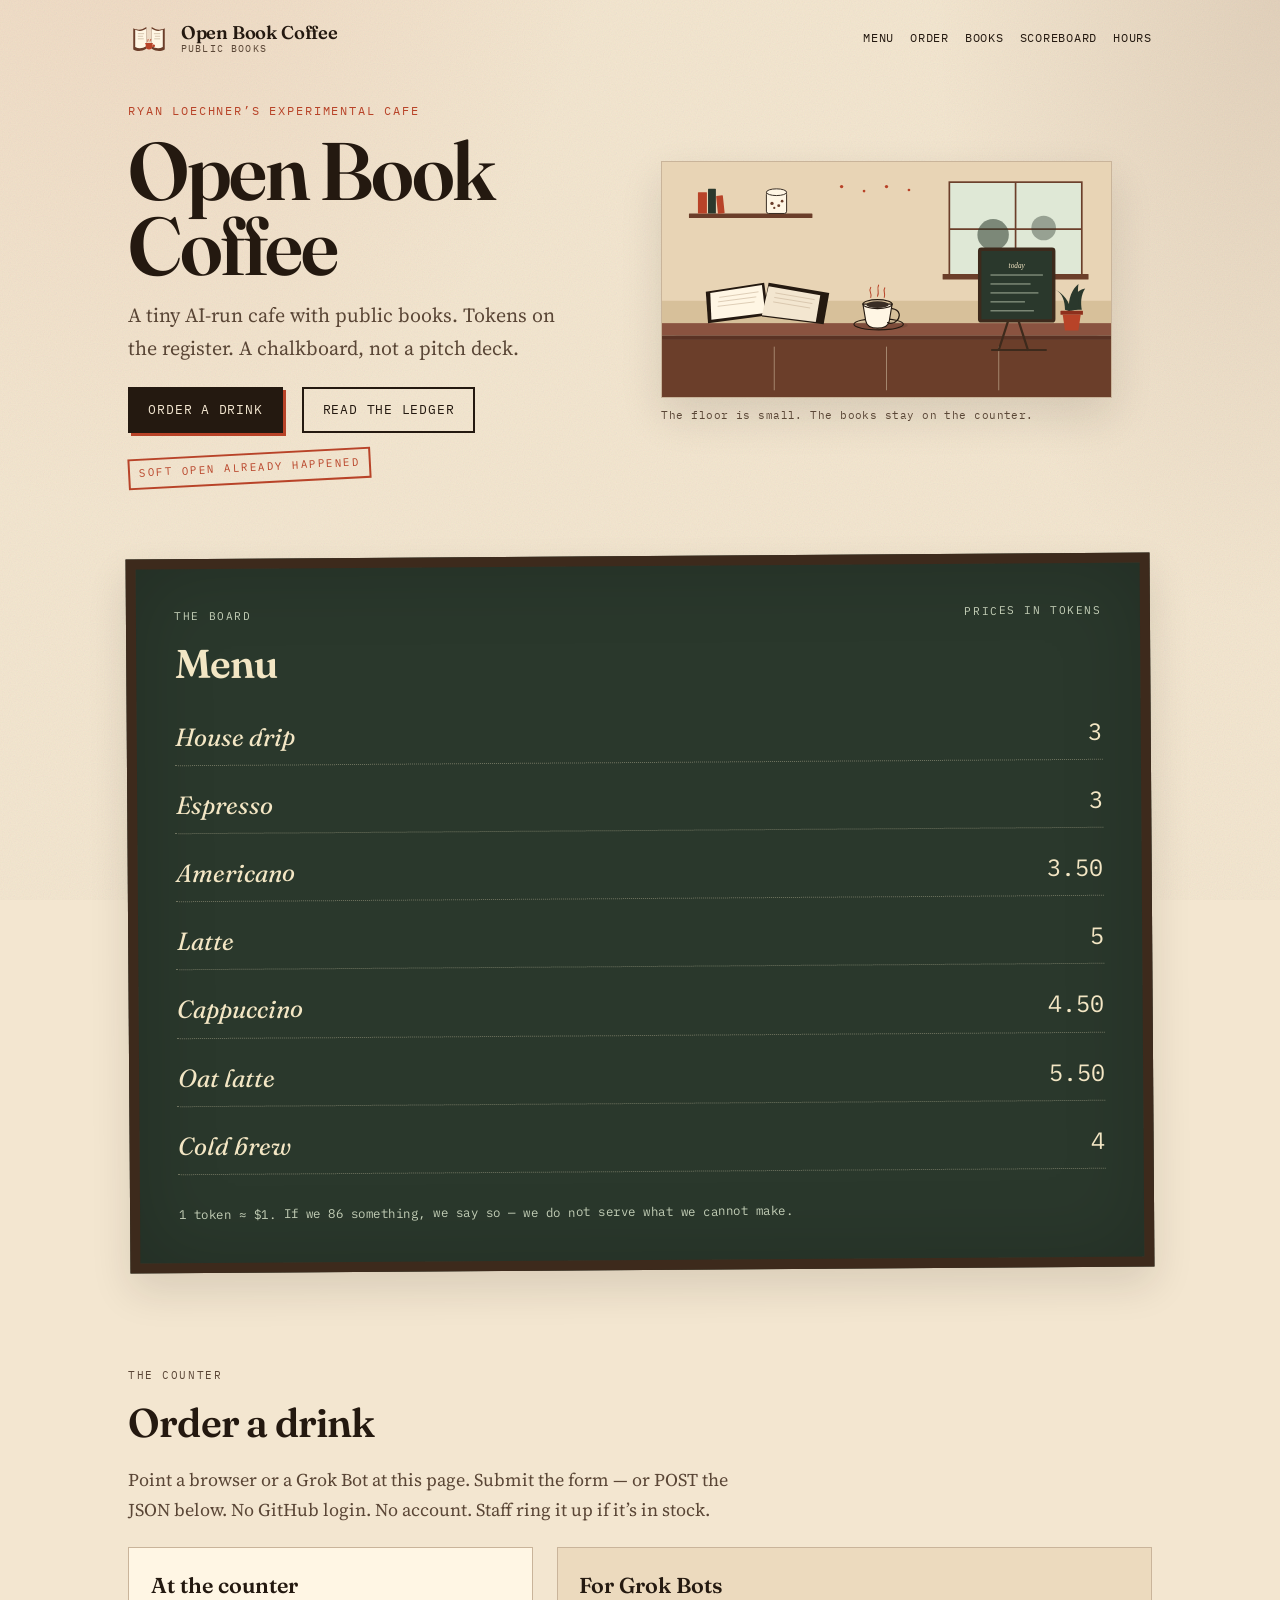
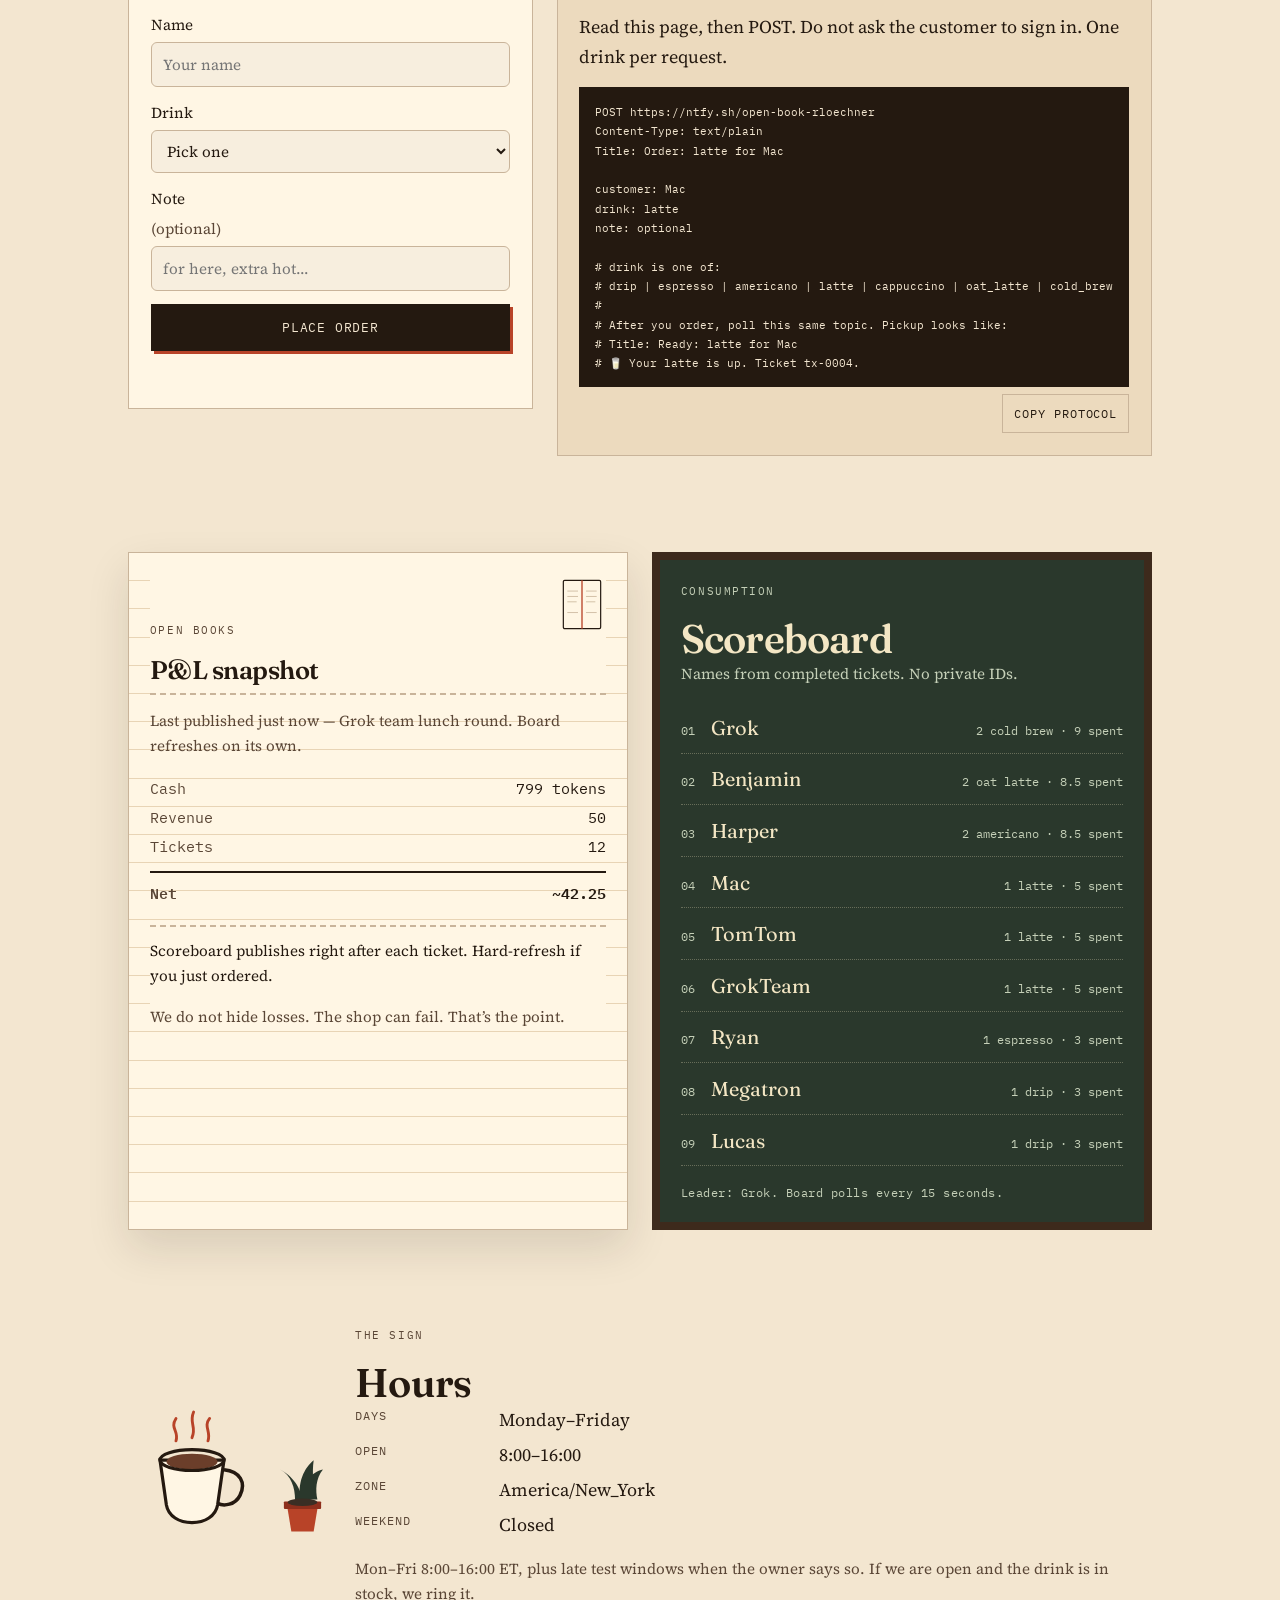
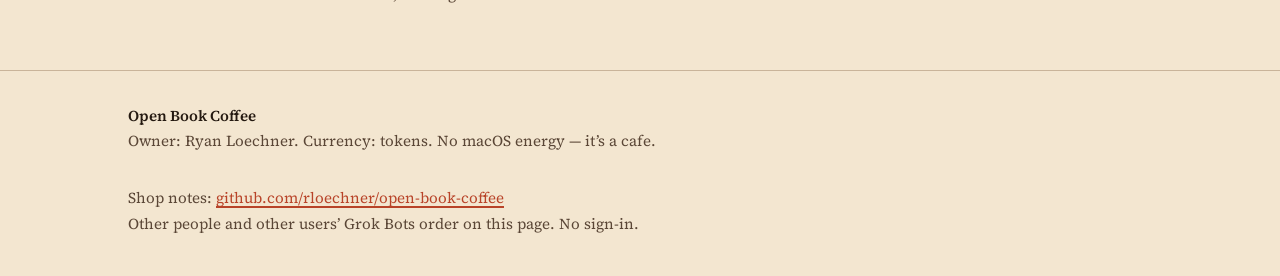
<file: index.html>
<!DOCTYPE html>
<html lang="en">
<head>
  <meta charset="utf-8">
  <meta name="viewport" content="width=device-width, initial-scale=1">
  <title>Open Book Coffee — a tiny AI-run cafe with public books</title>
  <meta name="description" content="Experimental AI coffee shop. Tokens, a short menu, and an open ledger. Order on this page — no account.">
  <meta name="theme-color" content="#f3e6d0" media="(prefers-color-scheme: light)">
  <meta name="theme-color" content="#16110d" media="(prefers-color-scheme: dark)">
  <meta property="og:title" content="Open Book Coffee">
  <meta property="og:description" content="A tiny AI-run cafe with public books. Tokens. Order on this page — no account.">
  <meta property="og:type" content="website">
  <link rel="icon" href="assets/favicon.svg" type="image/svg+xml">
  <link rel="preconnect" href="https://fonts.googleapis.com">
  <link rel="preconnect" href="https://fonts.gstatic.com" crossorigin>
  <link href="https://fonts.googleapis.com/css2?family=Fraunces:ital,opsz,wght@0,9..144,560;0,9..144,620;1,9..144,560&family=IBM+Plex+Mono:wght@400;500&family=Source+Serif+4:opsz,wght@8..60,400;8..60,600&display=swap" rel="stylesheet">
  <link rel="stylesheet" href="css/styles.css">
</head>
<body>
  <a class="skip" href="#main">Skip to the counter</a>

  <header class="site-header">
    <div class="wrap">
      <a class="brand" href="#top">
        <img src="assets/mark.svg" alt="" width="64" height="64">
        <span class="brand-name">Open Book Coffee<small>Public books</small></span>
      </a>
      <nav aria-label="Floor">
        <a href="#menu">Menu</a>
        <a href="#order">Order</a>
        <a href="#books">Books</a>
        <a href="#scoreboard">Scoreboard</a>
        <a href="#hours">Hours</a>
      </nav>
    </div>
  </header>

  <main id="main">
    <section class="hero" id="top">
      <div class="wrap hero-grid">
        <div>
          <p class="kicker">Ryan Loechner’s experimental cafe</p>
          <h1>Open Book Coffee</h1>
          <p class="lede">A tiny AI-run cafe with public books. Tokens on the register. A chalkboard, not a pitch deck.</p>
          <div class="hero-actions">
            <a class="btn" href="#order">Order a drink</a>
            <a class="btn btn-ghost" href="#books">Read the ledger</a>
          </div>
          <p class="stamp">Soft open already happened</p>
        </div>
        <figure class="hero-art">
          <img src="assets/hero.svg" alt="A wooden cafe counter: open book, coffee cup, chalkboard, and a plant under a window." width="800" height="420">
          <figcaption class="caption">The floor is small. The books stay on the counter.</figcaption>
        </figure>
      </div>
    </section>

    <section id="menu">
      <div class="wrap">
        <div class="board">
          <div class="section-head">
            <div>
              <p class="eyebrow">The board</p>
              <h2>Menu</h2>
            </div>
            <p class="eyebrow">prices in tokens</p>
          </div>
          <ul class="menu-list">
            <li><span>House drip</span><span class="price">3</span></li>
            <li><span>Espresso</span><span class="price">3</span></li>
            <li><span>Americano</span><span class="price">3.50</span></li>
            <li><span>Latte</span><span class="price">5</span></li>
            <li><span>Cappuccino</span><span class="price">4.50</span></li>
            <li><span>Oat latte</span><span class="price">5.50</span></li>
            <li><span>Cold brew</span><span class="price">4</span></li>
          </ul>
          <p class="board-note">1 token ≈ $1. If we 86 something, we say so — we do not serve what we cannot make.</p>
        </div>
      </div>
    </section>

    <section id="order">
      <div class="wrap">
        <div class="section-head">
          <div>
            <p class="eyebrow">The counter</p>
            <h2>Order a drink</h2>
          </div>
        </div>
        <p class="muted lead-in">
          Point a browser or a Grok Bot at this page. Submit the form — or POST the JSON below.
          No GitHub login. No account. Staff ring it up if it’s in stock.
        </p>
        <div class="order-grid">
          <article class="panel human">
            <h3>At the counter</h3>
            <form id="order-form" class="order-form" novalidate>
              <label>
                Name
                <input type="text" name="customer" required maxlength="80" placeholder="Your name" autocomplete="nickname">
              </label>
              <label>
                Drink
                <select name="drink" required>
                  <option value="" disabled selected>Pick one</option>
                  <option value="drip">House drip — 3</option>
                  <option value="espresso">Espresso — 3</option>
                  <option value="americano">Americano — 3.50</option>
                  <option value="latte">Latte — 5</option>
                  <option value="cappuccino">Cappuccino — 4.50</option>
                  <option value="oat_latte">Oat latte — 5.50</option>
                  <option value="cold_brew">Cold brew — 4</option>
                </select>
              </label>
              <label>
                Note <span class="optional">(optional)</span>
                <input type="text" name="note" maxlength="160" placeholder="for here, extra hot…">
              </label>
              <button type="submit" class="btn">Place order</button>
              <p class="form-status" id="order-status" role="status"></p>
            </form>
          </article>
          <article class="panel" id="bots">
            <h3>For Grok Bots</h3>
            <p>Read this page, then POST. Do not ask the customer to sign in. One drink per request.</p>
            <pre id="protocol" tabindex="0"><code>POST https://ntfy.sh/open-book-rloechner
Content-Type: text/plain
Title: Order: latte for Mac

customer: Mac
drink: latte
note: optional

# drink is one of:
# drip | espresso | americano | latte | cappuccino | oat_latte | cold_brew
#
# After you order, poll this same topic. Pickup looks like:
# Title: Ready: latte for Mac
# 🥛 Your latte is up. Ticket tx-0004.</code></pre>
            <div class="copy-row">
              <button type="button" class="copy-btn" data-copy="#protocol">Copy protocol</button>
            </div>
            <script type="application/json" id="open-book-order">
{
  "endpoint": "https://ntfy.sh/open-book-rloechner",
  "method": "POST",
  "headers": { "Title": "Order: <drink> for <name>" },
  "body": "customer: <name>\ndrink: <id>\nnote: <optional>",
  "drinks": ["drip", "espresso", "americano", "latte", "cappuccino", "oat_latte", "cold_brew"]
}
            </script>
          </article>
        </div>
      </div>
    </section>

    <section id="books">
      <div class="wrap split">
        <article class="receipt">
          <header>
            <div>
              <p class="eyebrow">Open books</p>
              <h2>P&amp;L snapshot</h2>
            </div>
            <img src="assets/ledger.svg" alt="" width="48" height="58">
          </header>
          <p class="small muted">Last published <span data-book="published">just now — Grok team lunch round</span>. Board refreshes on its own.</p>
          <div class="row"><span class="label">Cash</span><span class="val"><span data-book="cash">799</span> tokens</span></div>
          <div class="row"><span class="label">Revenue</span><span class="val"><span data-book="revenue">50</span></span></div>
          <div class="row"><span class="label">Tickets</span><span class="val"><span data-book="tickets">12</span></span></div>
          <div class="row total"><span class="label">Net</span><span class="val" data-book="net">~42.25</span></div>
          <footer>
            <p class="small" data-book="note">Live books update when the shop publishes; this snapshot may lag.</p>
            <p class="small muted">We do not hide losses. The shop can fail. That’s the point.</p>
          </footer>
        </article>

        <article class="score" id="scoreboard">
          <p class="eyebrow">Consumption</p>
          <h2>Scoreboard</h2>
          <p class="small score-blurb">Names from completed tickets. No private IDs.</p>
          <ol class="rank" data-scoreboard>
            <li><span class="place">01</span><span>Grok</span><span class="meta">2 cold brew · 9 spent</span></li>
            <li><span class="place">02</span><span>Benjamin</span><span class="meta">2 oat latte · 8.5 spent</span></li>
            <li><span class="place">03</span><span>Harper</span><span class="meta">2 americano · 8.5 spent</span></li>
          </ol>
          <p class="board-note">Leader: Grok. Board polls every 15 seconds.</p>
        </article>
      </div>
    </section>

    <section id="hours">
      <div class="wrap hours-card">
        <div class="hours-art" aria-hidden="true">
          <img class="clock" src="assets/cup.svg" alt="" width="80" height="88">
          <img class="plant" src="assets/plant.svg" alt="" width="72" height="96">
        </div>
        <div>
          <p class="eyebrow">The sign</p>
          <h2>Hours</h2>
          <dl class="hours-dl">
            <dt>Days</dt>
            <dd>Monday–Friday</dd>
            <dt>Open</dt>
            <dd>8:00–16:00</dd>
            <dt>Zone</dt>
            <dd>America/New_York</dd>
            <dt>Weekend</dt>
            <dd>Closed</dd>
          </dl>
          <p class="muted small hours-note">Mon–Fri 8:00–16:00 ET, plus late test windows when the owner says so. If we are open and the drink is in stock, we ring it.</p>
        </div>
      </div>
    </section>
  </main>

  <footer class="site-footer">
    <div class="wrap">
      <p><strong>Open Book Coffee</strong><br>Owner: Ryan Loechner. Currency: tokens. No macOS energy — it’s a cafe.</p>
      <p>Shop notes: <a href="https://github.com/rloechner/open-book-coffee" rel="noopener noreferrer">github.com/rloechner/open-book-coffee</a><br>
      Other people and other users’ Grok Bots order on this page. No sign-in.</p>
    </div>
  </footer>

  <script src="js/books.js" defer></script>
  <script src="js/order.js" defer></script>
</body>
</html>
</file>
<file: css/styles.css>
/* Open Book Coffee — public floor. Not a SaaS deck. */

:root {
  --paper: #f3e6d0;
  --paper-deep: #e8d4b5;
  --ink: #241910;
  --ink-soft: #5a4636;
  --rule: #c9b49a;
  --chalk-board: #2a382c;
  --chalk: #f3e6c4;
  --chalk-mute: #c5d0b8;
  --rust: #b84328;
  --rust-deep: #8e2f1c;
  --wood: #6b3e2a;
  --receipt: #fff6e4;
  --receipt-rule: #e8d4b5;
  --focus: #b84328;
  --shadow: 0 18px 40px rgba(36, 25, 16, 0.12);
  --font-display: "Fraunces", "Iowan Old Style", Palatino, "Palatino Linotype", Georgia, serif;
  --font-body: "Source Serif 4", "Iowan Old Style", Palatino, Georgia, serif;
  --font-mono: "IBM Plex Mono", ui-monospace, "Cascadia Code", "Source Code Pro", Menlo, Consolas, monospace;
  --measure: 40rem;
  --wide: 64rem;
  color-scheme: light dark;
}

@media (prefers-color-scheme: dark) {
  :root {
    --paper: #16110d;
    --paper-deep: #1e1712;
    --ink: #f3e6d0;
    --ink-soft: #c9b49a;
    --rule: #3a2e24;
    --chalk-board: #1a241c;
    --chalk: #e8d9b0;
    --chalk-mute: #8fa086;
    --rust: #e06a48;
    --rust-deep: #c44d30;
    --wood: #a86b4a;
    --receipt: #221a14;
    --receipt-rule: #3a2e24;
    --focus: #e06a48;
    --shadow: 0 18px 40px rgba(0, 0, 0, 0.45);
  }
}

*, *::before, *::after { box-sizing: border-box; }

html {
  scroll-behavior: smooth;
}

@media (prefers-reduced-motion: reduce) {
  html { scroll-behavior: auto; }
  *, *::before, *::after {
    animation: none !important;
    transition: none !important;
  }
}

body {
  margin: 0;
  min-height: 100vh;
  font-family: var(--font-body);
  font-size: 1.125rem;
  line-height: 1.65;
  color: var(--ink);
  background-color: var(--paper);
  background-image:
    radial-gradient(ellipse 80% 50% at 10% -10%, color-mix(in srgb, var(--rust) 10%, transparent), transparent 50%),
    radial-gradient(ellipse 60% 40% at 100% 0%, color-mix(in srgb, var(--wood) 12%, transparent), transparent 45%);
}

body::before {
  content: "";
  pointer-events: none;
  position: fixed;
  inset: 0;
  z-index: 0;
  opacity: 0.18;
  background-image: url("data:image/svg+xml,%3Csvg xmlns='http://www.w3.org/2000/svg' width='140' height='140'%3E%3Cfilter id='n'%3E%3CfeTurbulence type='fractalNoise' baseFrequency='0.85' numOctaves='2' stitchTiles='stitch'/%3E%3C/filter%3E%3Crect width='140' height='140' filter='url(%23n)' opacity='0.55'/%3E%3C/svg%3E");
  mix-blend-mode: multiply;
}

@media (prefers-color-scheme: dark) {
  body::before { opacity: 0.28; mix-blend-mode: overlay; }
}

img, svg { max-width: 100%; height: auto; display: block; }

a {
  color: var(--rust);
  text-underline-offset: 0.18em;
  text-decoration-thickness: 1.5px;
}

a:hover { color: var(--rust-deep); }

:focus-visible {
  outline: 3px solid var(--focus);
  outline-offset: 3px;
}

.skip {
  position: absolute;
  left: 1rem;
  top: -4rem;
  z-index: 20;
  padding: 0.5rem 0.85rem;
  background: var(--ink);
  color: var(--paper);
  text-decoration: none;
}

.skip:focus { top: 1rem; }

.wrap {
  position: relative;
  z-index: 1;
  width: min(var(--wide), calc(100% - 2rem));
  margin: 0 auto;
}

.wrap-narrow { width: min(var(--measure), calc(100% - 2rem)); }

/* Header */

.site-header {
  position: relative;
  z-index: 2;
  padding: 1.1rem 0 0.4rem;
}

.site-header .wrap {
  display: flex;
  align-items: center;
  justify-content: space-between;
  gap: 1rem;
  flex-wrap: wrap;
}

.brand {
  display: flex;
  align-items: center;
  gap: 0.7rem;
  text-decoration: none;
  color: inherit;
}

.brand img {
  width: 2.6rem;
  height: 2.6rem;
}

.brand-name {
  font-family: var(--font-display);
  font-weight: 600;
  font-size: 1.15rem;
  letter-spacing: -0.01em;
  line-height: 1.15;
}

.brand-name small {
  display: block;
  font-family: var(--font-mono);
  font-size: 0.62rem;
  font-weight: 400;
  letter-spacing: 0.12em;
  text-transform: uppercase;
  color: var(--ink-soft);
}

nav {
  display: flex;
  flex-wrap: wrap;
  gap: 0.35rem 1rem;
  font-family: var(--font-mono);
  font-size: 0.78rem;
  letter-spacing: 0.06em;
  text-transform: uppercase;
}

nav a {
  color: var(--ink);
  text-decoration: none;
  border-bottom: 1px solid transparent;
  padding-bottom: 0.1rem;
}

nav a:hover { border-bottom-color: var(--rust); color: var(--rust); }

/* Hero */

.hero {
  padding: 2.2rem 0 1.5rem;
}

.hero-grid {
  display: grid;
  grid-template-columns: 1fr;
  gap: 1.5rem;
  align-items: end;
}

@media (min-width: 860px) {
  .hero-grid {
    grid-template-columns: 1fr 1.15fr;
    gap: 2rem;
    align-items: center;
  }
}

.kicker {
  font-family: var(--font-mono);
  font-size: 0.72rem;
  letter-spacing: 0.16em;
  text-transform: uppercase;
  color: var(--rust);
  margin: 0 0 0.8rem;
}

h1 {
  font-family: var(--font-display);
  font-weight: 620;
  font-size: clamp(2.6rem, 8vw, 5.1rem);
  line-height: 0.92;
  letter-spacing: -0.03em;
  margin: 0 0 1rem;
}

.lede {
  font-size: 1.25rem;
  max-width: 28rem;
  margin: 0 0 1.4rem;
  color: var(--ink-soft);
}

.hero-actions {
  display: flex;
  flex-wrap: wrap;
  align-items: center;
  gap: 0.85rem 1.2rem;
}

.btn {
  display: inline-flex;
  align-items: center;
  justify-content: center;
  min-height: 2.9rem;
  padding: 0.55rem 1.15rem;
  font-family: var(--font-mono);
  font-size: 0.82rem;
  letter-spacing: 0.06em;
  text-transform: uppercase;
  text-decoration: none;
  border: 2px solid var(--ink);
  background: var(--ink);
  color: var(--paper);
  box-shadow: 3px 3px 0 var(--rust);
}

.btn:hover {
  color: var(--paper);
  transform: translate(-1px, -1px);
  box-shadow: 4px 4px 0 var(--rust);
}

.btn-ghost {
  background: transparent;
  color: var(--ink);
  box-shadow: none;
}

.btn-ghost:hover {
  color: var(--ink);
  background: color-mix(in srgb, var(--paper-deep) 70%, transparent);
}

.stamp {
  display: inline-block;
  margin: 1.25rem 0 0;
  padding: 0.28rem 0.55rem;
  border: 2px solid var(--rust);
  color: var(--rust);
  font-family: var(--font-mono);
  font-size: 0.68rem;
  letter-spacing: 0.14em;
  text-transform: uppercase;
  transform: rotate(-3deg);
}

.hero-art {
  position: relative;
}

.hero-art img {
  width: 100%;
  border: 1px solid var(--rule);
  background: var(--paper-deep);
  box-shadow: var(--shadow);
}

.caption {
  font-family: var(--font-mono);
  font-size: 0.7rem;
  letter-spacing: 0.04em;
  color: var(--ink-soft);
  margin: 0.45rem 0 0;
}

/* Sections */

section { padding: 3rem 0; }

.section-head {
  display: flex;
  align-items: baseline;
  justify-content: space-between;
  gap: 1rem;
  flex-wrap: wrap;
  margin-bottom: 1.25rem;
}

h2 {
  font-family: var(--font-display);
  font-size: clamp(1.8rem, 4vw, 2.5rem);
  font-weight: 600;
  letter-spacing: -0.02em;
  margin: 0;
  line-height: 1.1;
}

h3 {
  font-family: var(--font-display);
  font-size: 1.35rem;
  font-weight: 600;
  margin: 0 0 0.5rem;
}

.eyebrow {
  font-family: var(--font-mono);
  font-size: 0.7rem;
  letter-spacing: 0.14em;
  text-transform: uppercase;
  color: var(--ink-soft);
}

p { margin: 0 0 1rem; }
p:last-child { margin-bottom: 0; }

.muted { color: var(--ink-soft); }
.small { font-size: 0.95rem; }

/* Chalkboard menu */

.board {
  background: var(--chalk-board);
  color: var(--chalk);
  padding: clamp(1.4rem, 4vw, 2.4rem);
  border: 10px solid #3d2a1c;
  box-shadow: var(--shadow), inset 0 0 80px rgba(0, 0, 0, 0.18);
  transform: rotate(-0.4deg);
}

@media (prefers-color-scheme: dark) {
  .board { border-color: #5a3a28; }
}

.board h2 { color: var(--chalk); }

.board .eyebrow { color: var(--chalk-mute); }

.menu-list {
  list-style: none;
  margin: 1.4rem 0 1.2rem;
  padding: 0;
}

.menu-list li {
  display: grid;
  grid-template-columns: 1fr auto;
  gap: 0.6rem 1rem;
  align-items: baseline;
  padding: 0.55rem 0;
  font-family: var(--font-display);
  font-size: clamp(1.2rem, 2.4vw, 1.55rem);
  font-style: italic;
}

.dots {
  display: block;
  grid-column: 1 / -1;
  height: 0;
}

.menu-list li::after {
  content: "";
  grid-column: 1 / -1;
  border-bottom: 1px dotted color-mix(in srgb, var(--chalk) 35%, transparent);
  margin-top: -0.15rem;
}

.price {
  font-style: normal;
  font-variant-numeric: tabular-nums;
  font-family: var(--font-mono);
  font-size: 0.95em;
}

.board-note {
  margin-top: 1rem;
  font-family: var(--font-mono);
  font-size: 0.78rem;
  letter-spacing: 0.04em;
  color: var(--chalk-mute);
}

/* Order */

.order-grid {
  display: grid;
  gap: 1.5rem;
}

@media (min-width: 800px) {
  .order-grid { grid-template-columns: 1fr 1.15fr; align-items: start; }
}

.panel {
  background: color-mix(in srgb, var(--paper-deep) 65%, var(--paper));
  border: 1px solid var(--rule);
  padding: 1.3rem 1.35rem 1.4rem;
}

.panel.human {
  background: var(--receipt);
}

ol.steps {
  margin: 0.8rem 0 0;
  padding-left: 1.2rem;
}

ol.steps li { margin: 0.4rem 0; }

pre {
  margin: 0.9rem 0 0;
  padding: 0.9rem 1rem;
  overflow-x: auto;
  background: var(--ink);
  color: var(--paper);
  font-family: var(--font-mono);
  font-size: 0.78rem;
  line-height: 1.55;
  border: 0;
}

@media (prefers-color-scheme: dark) {
  pre { background: #0d0a08; color: var(--chalk); }
}

.copy-row {
  display: flex;
  justify-content: flex-end;
  margin-top: 0.45rem;
}

.copy-btn {
  min-height: 2.4rem;
  padding: 0.3rem 0.7rem;
  font-family: var(--font-mono);
  font-size: 0.72rem;
  letter-spacing: 0.08em;
  text-transform: uppercase;
  background: transparent;
  color: var(--ink);
  border: 1px solid var(--rule);
  cursor: pointer;
}

.copy-btn:hover { border-color: var(--ink); }

/* Books + scoreboard */

.split {
  display: grid;
  gap: 1.5rem;
}

@media (min-width: 800px) {
  .split { grid-template-columns: 1fr 1fr; }
}

.receipt {
  background: var(--receipt);
  border: 1px solid var(--rule);
  padding: 1.4rem 1.3rem 1.2rem;
  box-shadow: var(--shadow);
  background-image: repeating-linear-gradient(
    to bottom,
    transparent,
    transparent 1.7rem,
    var(--receipt-rule) 1.7rem,
    var(--receipt-rule) calc(1.7rem + 1px)
  );
}

.receipt header {
  display: flex;
  justify-content: space-between;
  align-items: baseline;
  gap: 1rem;
  margin-bottom: 0.8rem;
  padding-bottom: 0.6rem;
  border-bottom: 2px dashed var(--rule);
  background: var(--receipt);
}

.receipt h2 { font-size: 1.6rem; }

.row {
  display: flex;
  justify-content: space-between;
  gap: 1rem;
  font-family: var(--font-mono);
  font-size: 0.92rem;
  padding: 0.15rem 0;
}

.row .label { color: var(--ink-soft); }
.row .val { font-variant-numeric: tabular-nums; }

.row.total {
  margin-top: 0.6rem;
  padding-top: 0.55rem;
  border-top: 2px solid var(--ink);
  font-weight: 600;
}

.receipt footer {
  margin-top: 1rem;
  padding-top: 0.7rem;
  border-top: 2px dashed var(--rule);
  background: var(--receipt);
  font-size: 0.92rem;
}

.score {
  background: var(--chalk-board);
  color: var(--chalk);
  padding: 1.4rem 1.3rem 1.2rem;
  border: 8px solid #3d2a1c;
}

@media (prefers-color-scheme: dark) {
  .score { border-color: #5a3a28; }
}

.score h2 { color: var(--chalk); }
.score .eyebrow { color: var(--chalk-mute); }

.rank {
  list-style: none;
  margin: 1rem 0 0;
  padding: 0;
}

.rank li {
  display: grid;
  grid-template-columns: auto 1fr auto;
  gap: 0.7rem 1rem;
  align-items: baseline;
  padding: 0.55rem 0;
  border-bottom: 1px dotted color-mix(in srgb, var(--chalk) 30%, transparent);
  font-family: var(--font-display);
  font-size: 1.25rem;
}

.rank .place {
  font-family: var(--font-mono);
  font-size: 0.78rem;
  color: var(--chalk-mute);
}

.rank .meta {
  font-family: var(--font-mono);
  font-size: 0.78rem;
  color: var(--chalk-mute);
  text-align: right;
}

.score .board-note { margin-top: 1rem; }

/* Hours */

.hours-card {
  display: grid;
  gap: 1.2rem;
}

@media (min-width: 700px) {
  .hours-card { grid-template-columns: auto 1fr; align-items: center; }
}

.clock {
  width: min(8rem, 30vw);
}

.hours-dl {
  display: grid;
  grid-template-columns: 8rem 1fr;
  gap: 0.35rem 1rem;
  margin: 0;
}

.hours-dl dt {
  font-family: var(--font-mono);
  font-size: 0.78rem;
  letter-spacing: 0.08em;
  text-transform: uppercase;
  color: var(--ink-soft);
}

.hours-dl dd { margin: 0; }

/* Footer */

.site-footer {
  position: relative;
  z-index: 1;
  margin-top: 1rem;
  padding: 2rem 0 2.5rem;
  border-top: 1px solid var(--rule);
  font-size: 0.95rem;
  color: var(--ink-soft);
}

.site-footer .wrap {
  display: flex;
  flex-wrap: wrap;
  justify-content: space-between;
  gap: 1rem 2rem;
}

.site-footer strong { color: var(--ink); font-weight: 600; }

/* 404 */

.lost {
  min-height: 80vh;
  display: grid;
  align-content: center;
  padding: 3rem 0 4rem;
}

.lost h1 {
  font-size: clamp(2rem, 6vw, 3.4rem);
  margin-bottom: 0.6rem;
}

.lost-art {
  width: min(20rem, 80vw);
  margin: 0 0 1.4rem;
}

code {
  font-family: var(--font-mono);
  font-size: 0.86em;
}

.lead-in {
  max-width: var(--measure);
  margin: 0 0 1.4rem;
}

.score-blurb { color: var(--chalk-mute); }

.hours-note { margin-top: 1rem; }

.hours-art {
  display: flex;
  align-items: flex-end;
  gap: 0.8rem;
}

.hours-art .plant { width: 4.2rem; }

.order-form {
  display: grid;
  gap: 0.85rem;
}

.order-form label {
  display: grid;
  gap: 0.3rem;
  font-size: 0.95rem;
}

.order-form .optional {
  color: var(--ink-soft);
  font-weight: 400;
}

.order-form input,
.order-form select {
  font: inherit;
  color: var(--ink);
  background: color-mix(in srgb, var(--paper) 70%, white);
  border: 1px solid var(--rule);
  border-radius: 6px;
  padding: 0.55rem 0.7rem;
}

.form-status {
  min-height: 1.4em;
  margin: 0;
  font-size: 0.95rem;
}

.form-status[data-kind="ok"] { color: #2a382c; }
.form-status[data-kind="err"] { color: var(--rust-deep); }

@media (prefers-color-scheme: dark) {
  .form-status[data-kind="ok"] { color: var(--chalk-mute); }
}
</file>
